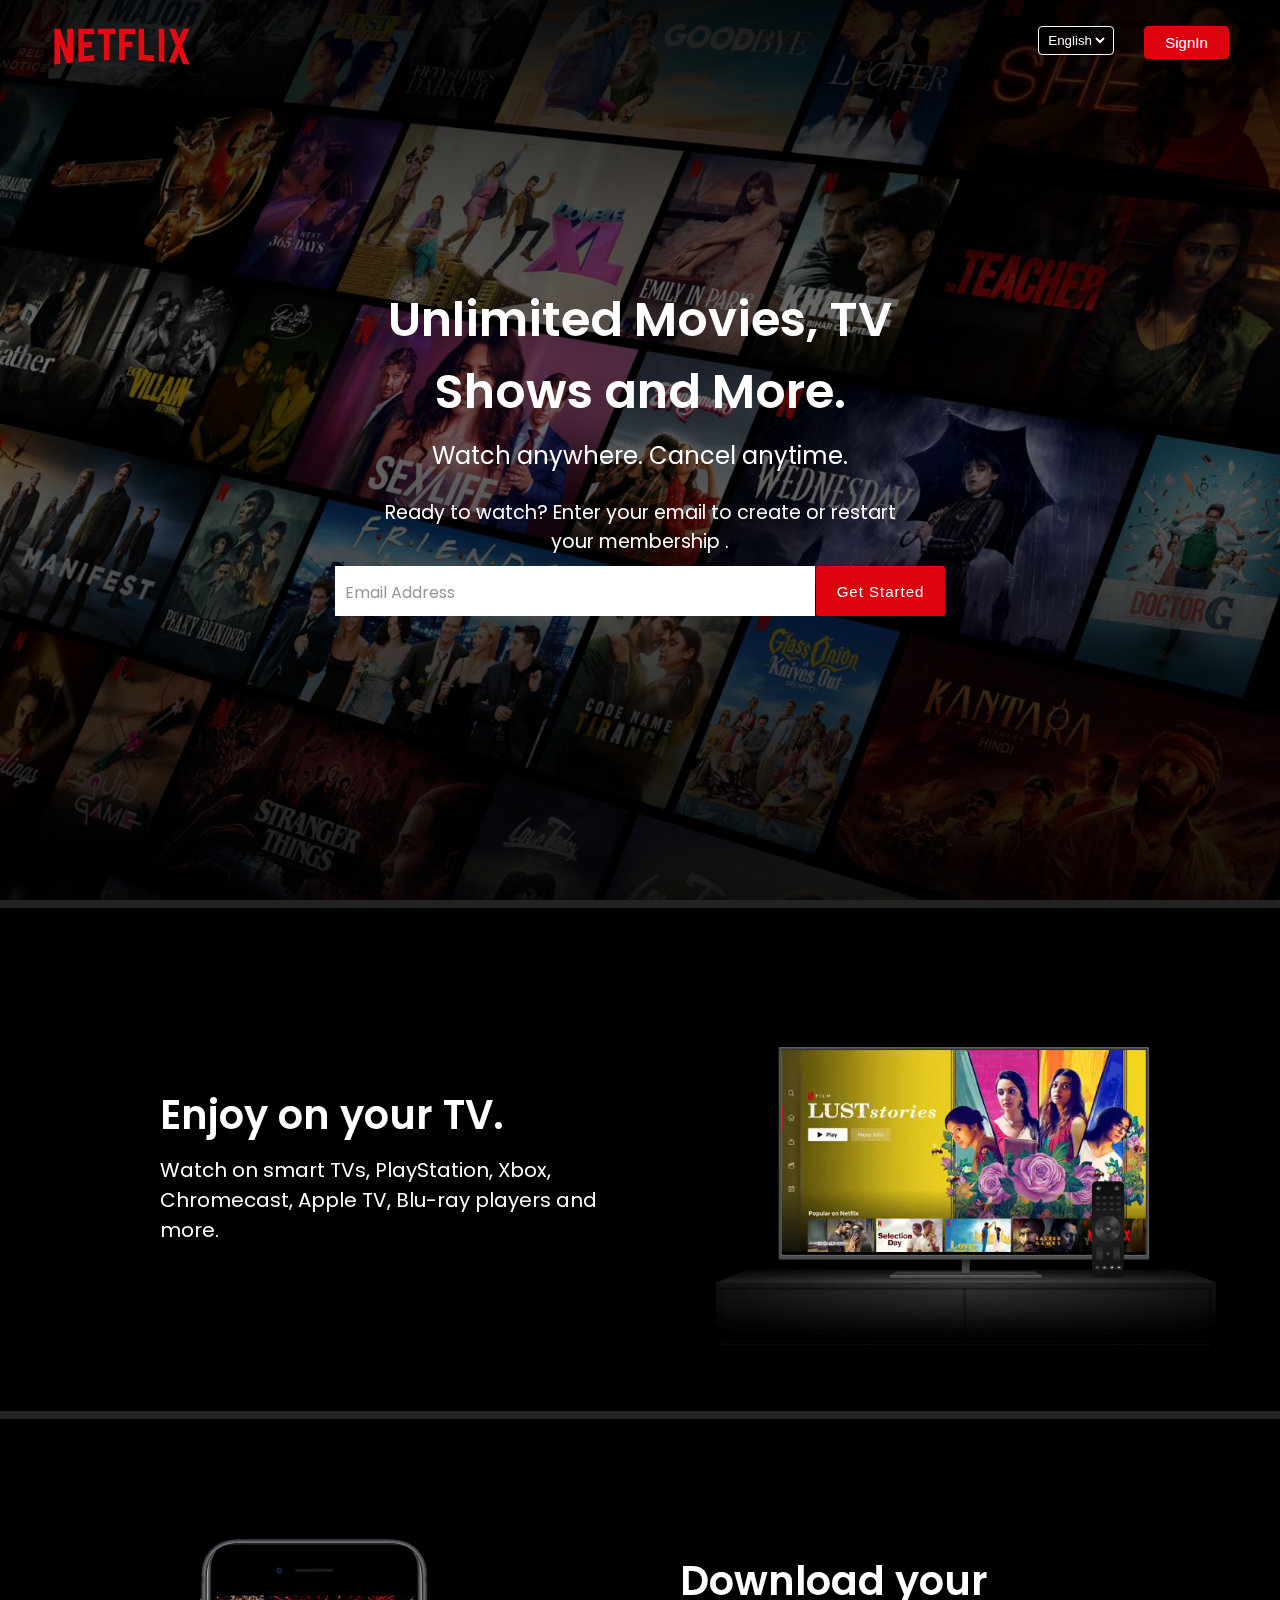
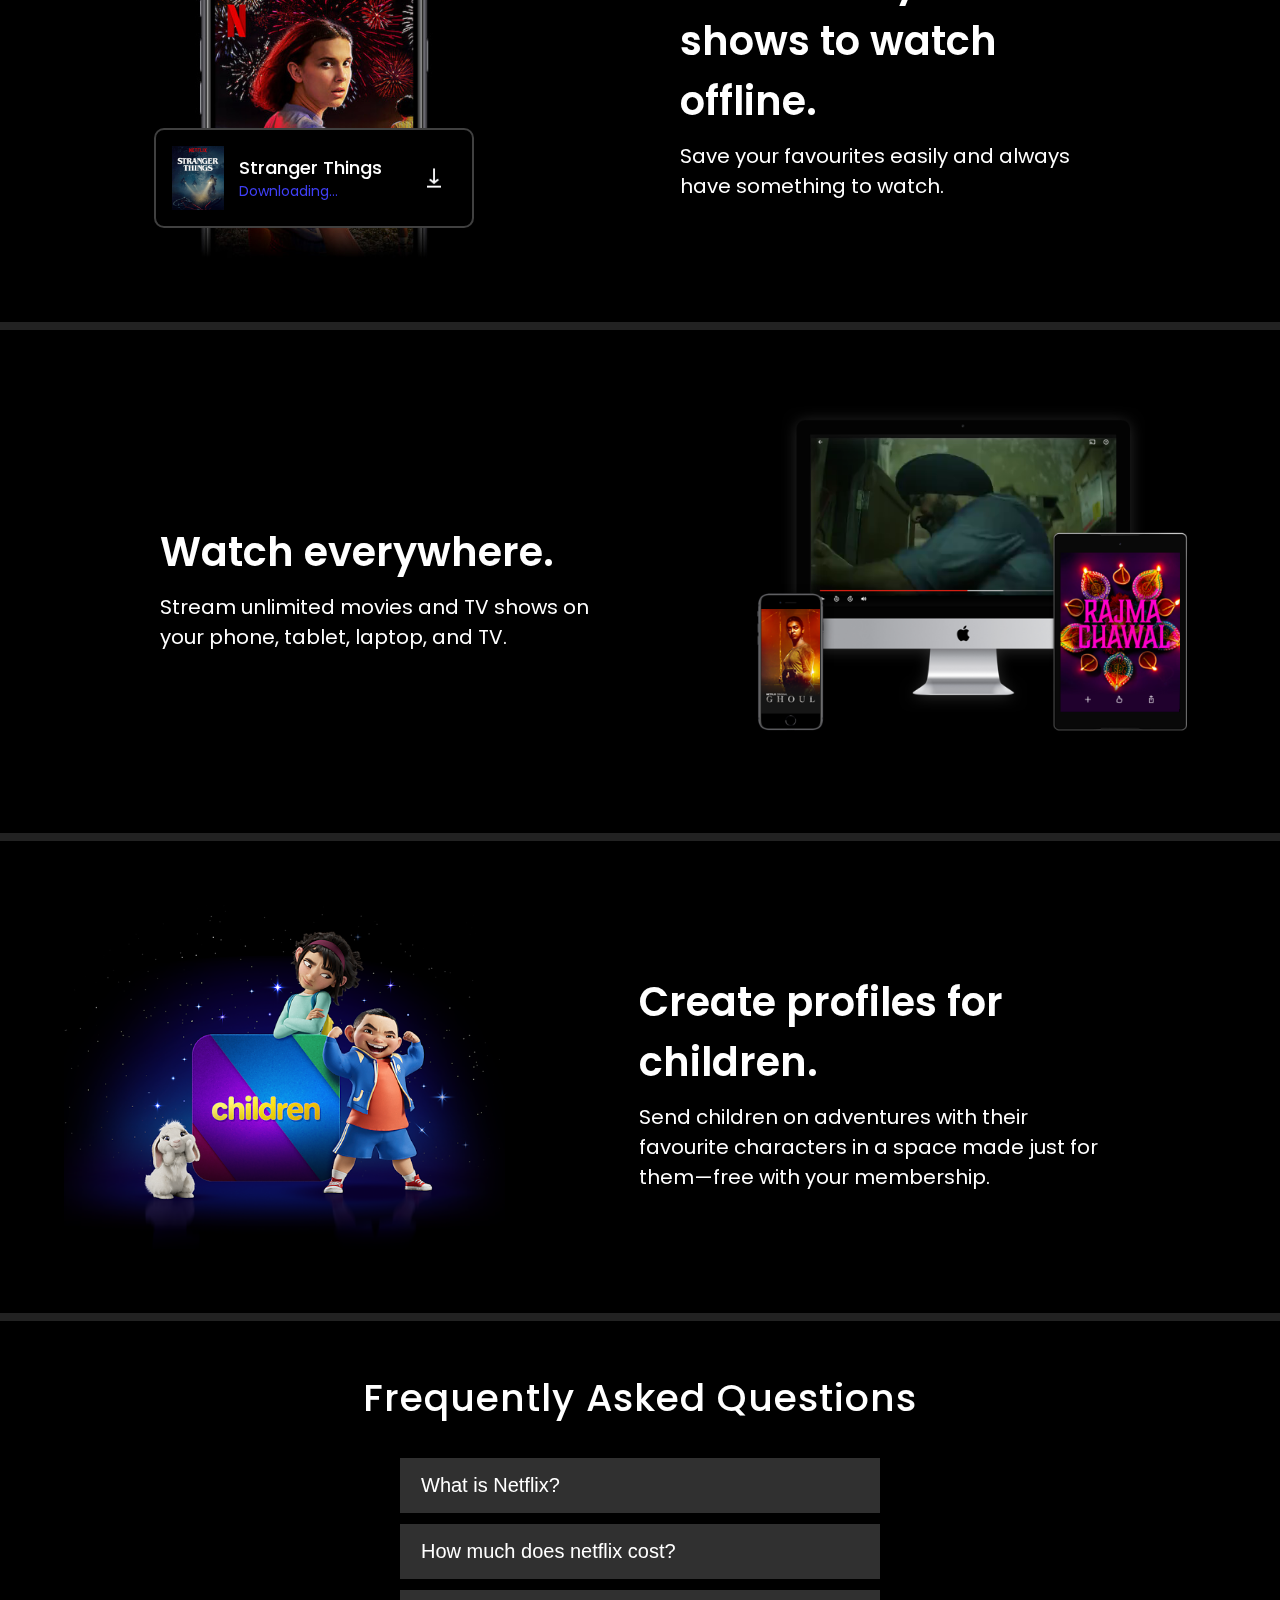
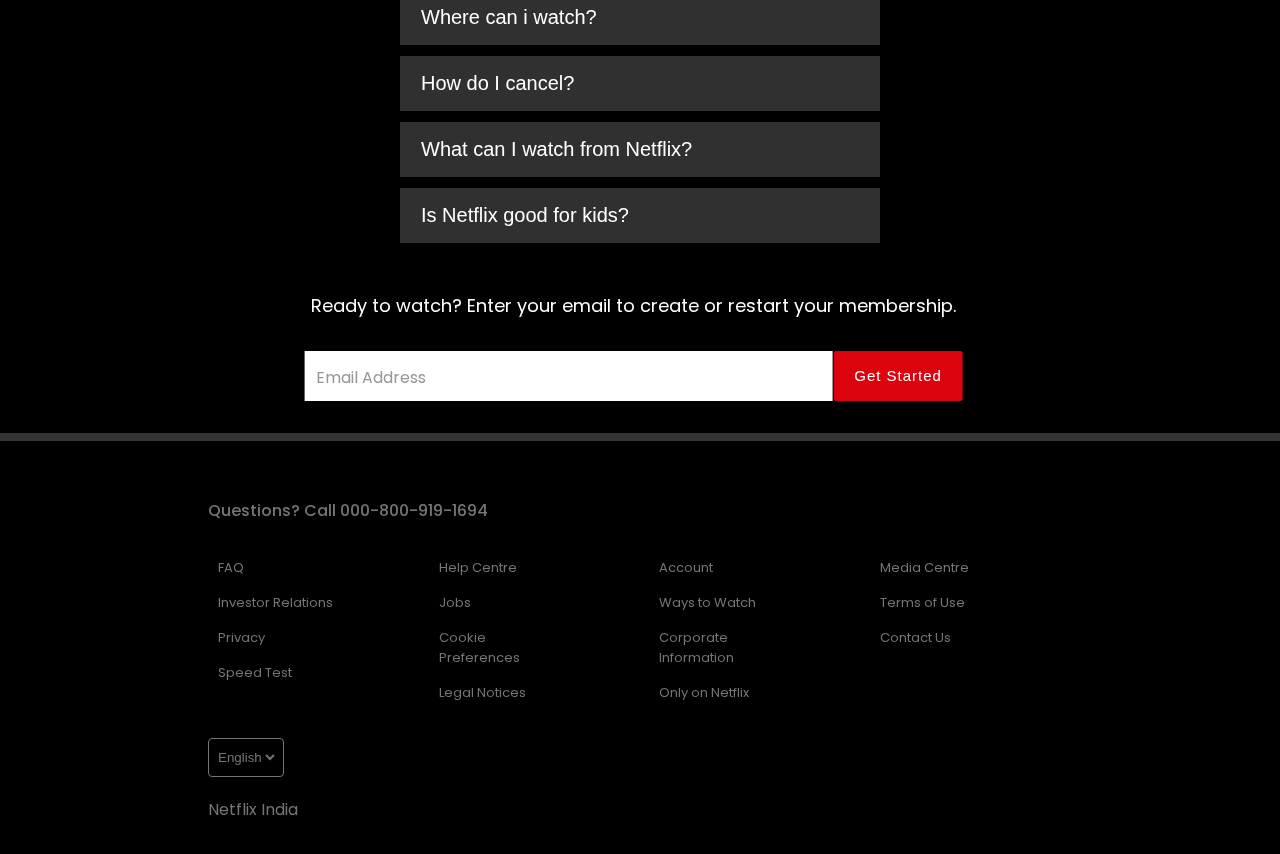
<file: NetFlix Clone By Ayush Sarfare/index.html>
<html>
  <head>
    <meta name="description" content="Netflix Landing Page Clone" />
    <meta name="viewport" content="width=device-width, initial-scale=1.0" />
    <meta name="google-site-verification" content="0gJfdWRVTYbKtD_OGfrq6IZ-yIbpLIs_vlwy5RMo_yM" />

   

    <link rel="stylesheet" href="src/styles.css" />
    <link
      rel="stylesheet"
      href="https://pro.fontawesome.com/releases/v5.10.0/css/all.css"
      integrity="sha384-AYmEC3Yw5cVb3ZcuHtOA93w35dYTsvhLPVnYs9eStHfGJvOvKxVfELGroGkvsg+p"
      crossorigin="anonymous"
    />
    <link rel="preconnect" href="https://fonts.googleapis.com" />
    <link rel="preconnect" href="https://fonts.gstatic.com" crossorigin />
    <link
      href="https://fonts.googleapis.com/css2?family=Poppins:ital,wght@0,100;0,200;0,300;0,400;0,500;0,600;0,700;0,800;0,900;1,100;1,200;1,300;1,400;1,500;1,600;1,700;1,800;1,900&display=swap"
      rel="stylesheet"
    />
    <title>Netflix India - Watch TV Shows Online, Watch Movies Online</title>
    <link
      rel="icon"
      href="http://pngimg.com/uploads/netflix/small/netflix_PNG15.png"
    />
  </head>
  <body>
   
    <header>
      <nav class="navbar">
        <div class="navbar-brand">
          <img
            src="resources/netflix-logo.png"
            alt="logo"
            class="Netflix-logo"
          />
        </div>

        <div class="navbar-nav-items">
          <div class="nav-item">
            <div class="dropdown-container">
              <i class="fas fa-globe"></i>
              <select
                name="languages"
                id="languagesSelect"
                class="language-dropdown"
              >
                <option value="english" selected>English</option>
                <option value="hindi">हिन्दी</option>
              </select>
            </div>
          </div>

          <a href="/login.html"><button type="button" class="signin-button">SignIn</button></a>

        </div>
      </nav>
    </header>

    
    <main>
      <section class="netflix-bg">
        <div class="netflix-bg-container">
          <img
            src="resources/netflix-bg.jpg"
            alt="netflix background image"
            class="netflix-bg-image"
          />
        </div>
        <div class="netflix-bg-overlay"></div>

        <div class="netflix-card">
          <h1 class="netflix-title">
            Unlimited Movies, TV<br />
            Shows and More.
          </h1>
          <p class="netflix-subtitle">Watch anywhere. Cancel anytime.</p>
          <p class="netflix-description">
            Ready to watch? Enter your email to create or restart your
            membership .
          </p>

       

          <div class="email-form-container">
            <div class="form-container">
              <input type="email" class="email-input" placeholder=" " />
              <label class="email-label">Email Address</label>
            </div>
            <a href="/home.html"><button class="primary-button">
              Get Started <i class="fal fa-chevron-right"></i>
            </button>
          </a>
          </div>
        </div>
      </section>

      

      <section class="features-container">
        
        <div class="feature">
          <div class="feature-details">
            <h3 class="feature-heading">Enjoy on your TV.</h3>
            <h5 class="feature-sub-heading">
              Watch on smart TVs, PlayStation, Xbox, Chromecast, Apple TV,
              Blu-ray players and more.
            </h5>
          </div>
          <div class="feature-image-container">
            <img
              src="resources/tv-1.png"
              alt="Feature image"
              class="feature-image"
            />
            <div class="feature-bg-video-container">
              <video autoplay="" loop="" muted="" class="feature-bg-video">
                <source src="resources/video-1.m4v" type="video/mp4" />
              </video>
            </div>
          </div>
        </div>

       
        <div class="feature">
          <div class="feature-details">
            <h3 class="feature-heading">
              Download your shows to watch offline.
            </h3>
            <h5 class="feature-sub-heading">
              Save your favourites easily and always have something to watch.
            </h5>
          </div>
          <div class="feature-image-container">
            <img
              src="resources/mobile.jpg"
              alt="Feature image"
              class="feature-image"
            />
            <div class="feature-2-poster-container">
              <div class="poster-container">
                <img src="resources/boxshot.png" alt="poster" class="poster" />
              </div>
              <div class="poster-details">
                <h4>Stranger Things</h4>
                <h6>Downloading...</h6>
              </div>
              <div class="download-gif-container">
                <img
                  src="resources/download-icon.gif"
                  alt="downloading gif"
                  class="gif"
                />
              </div>
            </div>
          </div>
        </div>

      
        <div class="feature">
          <div class="feature-details">
            <h3 class="feature-heading">Watch everywhere.</h3>
            <h5 class="feature-sub-heading">
              Stream unlimited movies and TV shows on your phone, tablet,
              laptop, and TV.
            </h5>
          </div>
          <div class="feature-image-container feature-3-image-container">
            <img
              src="resources/tv-2.png"
              alt="Feature image"
              class="feature-image feature-3-image"
            />
            <div
              class="feature-bg-video-container feature-3-bg-video-container"
            >
              <video
                autoplay=""
                loop=""
                muted=""
                class="feature-bg-video feature-3-bg-video"
              >
                <source src="resources/video-2.m4v" type="video/mp4" />
              </video>
            </div>
          </div>
        </div>

     
        <div class="feature">
          <div class="feature-details">
            <h3 class="feature-heading">Create profiles for children.</h3>
            <h5 class="feature-sub-heading">
              Send children on adventures with their favourite characters in a
              space made just for them—free with your membership.
            </h5>
          </div>
          <div class="feature-image-container">
            <img
              src="resources/children.png"
              alt="Feature image"
              class="feature-image"
            />
          </div>
        </div>
      </section>

      

      <section class="FAQ-list-container">
        <h1 class="FAQ-heading">Frequently Asked Questions</h1>
        <div class="FAQ-list">
          <div class="FAQ-question">
            <button class="FAQ-title">
              What is Netflix?<i class="fal fa-plus"></i>
            </button>
            <div class="FAQ-answer">
              <p>
                Netflix is a streaming service that offers a wide variety of
                award-winning TV shows, movies, anime, documentaries and more –
                on thousands of internet-connected devices.
              </p>
              <p>
                You can watch as much as you want, whenever you want, without a
                single ad – all for one low monthly price. There's always
                something new to discover, and new TV shows and movies are added
                every week!
              </p>
            </div>
          </div>
          <div class="FAQ-question">
            <button class="FAQ-title">
              How much does netflix cost?<i class="fal fa-plus"></i>
            </button>
            <div class="FAQ-answer">
              <p>
                Watch Netflix on your smartphone, tablet, Smart TV, laptop, or
                streaming device, all for one fixed monthly fee. Plans range
                from ₹ 199 to ₹ 799 a month. No extra costs, no contracts.
              </p>
            </div>
          </div>
          <div class="FAQ-question">
            <button class="FAQ-title">
              Where can i watch?<i class="fal fa-plus"></i>
            </button>
            <div class="FAQ-answer">
              <p>
                Watch anywhere, anytime, on an unlimited number of devices. Sign
                in with your Netflix account to watch instantly on the web at
                netflix.com from your personal computer or on any
                internet-connected device that offers the Netflix app, including
                smart TVs, smartphones, tablets, streaming media players and
                game consoles.
              </p>
              <p>
                You can also download your favourite shows with the iOS,
                Android, or Windows 10 app. Use downloads to watch while you're
                on the go and without an internet connection. Take Netflix with
                you anywhere.
              </p>
            </div>
          </div>
          <div class="FAQ-question">
            <button class="FAQ-title">
              How do I cancel?<i class="fal fa-plus"></i>
            </button>
            <div class="FAQ-answer">
              <p>
                Netflix is flexible. There are no annoying contracts and no
                commitments. You can easily cancel your account online in two
                clicks. There are no cancellation fees – start or stop your
                account anytime.
              </p>
            </div>
          </div>
          <div class="FAQ-question">
            <button class="FAQ-title">
              What can I watch from Netflix?<i class="fal fa-plus"></i>
            </button>
            <div class="FAQ-answer">
              <p>
                Netflix has an extensive library of feature films,
                documentaries, TV shows, anime, award-winning Netflix originals,
                and more. Watch as much as you want, anytime you want.
              </p>
            </div>
          </div>
          <div class="FAQ-question">
            <button class="FAQ-title">
              Is Netflix good for kids?<i class="fal fa-plus"></i>
            </button>
            <div class="FAQ-answer">
              <p>
                The Netflix Kids experience is included in your membership to
                give parents control while kids enjoy family-friendly TV shows
                and films in their own space.
              </p>
              <p>
                Kids profiles come with PIN-protected parental controls that let
                you restrict the maturity rating of content kids can watch and
                block specific titles you don’t want kids to see.
              </p>
            </div>
          </div>
        </div>
        <div class="FAQ-email">
          <h3>
            Ready to watch? Enter your email to create or restart your
            membership.
          </h3>
          <div class="email-form-container">
            <div class="form-container">
              <input type="email" class="email-input" placeholder=" " />
              <label class="email-label">Email Address</label>
            </div>
            <button class="primary-button">
              Get Started <i class="fal fa-chevron-right"></i>
            </button>
          </div>
        </div>
      </section>
    </main>

   

    <footer>
      <div class="footer-row-1">
        <h4>Questions? Call 000-800-919-1694</h4>
      </div>
      <div class="footer-row-2">
        <div class="column-1">
          <p>FAQ</p>
          <p>Investor Relations</p>
          <p>Privacy</p>
          <p>Speed Test</p>
        </div>
        <div class="column-2">
          <p>Help Centre</p>
          <p>Jobs</p>
          <p>Cookie Preferences</p>
          <p>Legal Notices</p>
        </div>
        <div class="column-3">
          <p>Account</p>
          <p>Ways to Watch</p>
          <p>Corporate Information</p>
          <p>Only on Netflix</p>
        </div>
        <div class="column-4">
          <p>Media Centre</p>
          <p>Terms of Use</p>
          <p>Contact Us</p>
        </div>
      </div>
      <div class="footer-row-3">
        <div class="dropdown-container">
          <i class="fas fa-globe"></i>
          <select
            name="languages"
            id="languagesSelect"
            class="language-dropdown"
          >
            <option value="english" selected>English</option>
            <option value="hindi">हिन्दी</option>
          </select>
        </div>
      </div>
      <div class="footer-row-4">
        <p>Netflix India</p>
      </div>
    </footer>

    <script src="src/index.js"></script>
  </body>
</html>
</file>
<file: NetFlix Clone By Ayush Sarfare/src/styles.css>
* {
  margin: 0;
  padding: 0;
  box-sizing: border-box;
}

body {
  background-color: black;
  color: white;
  font-family: "Poppins", sans-serif;
}

.navbar {
  position: absolute;
  top: 0;
  width: 100%;
  display: flex;
  justify-content: space-between;
  padding: 3% 5%;
  z-index: 10;
}

.navbar-brand {
  width: 100px;
  height: 100%;
}

.Netflix-logo {
  width: 100%;
  height: 100%;
}

.language-dropdown {
  background: transparent;
  border: none;
  color: white;
}

.language-dropdown:focus {
  outline: none;
}

.dropdown-container {
  border: 1px solid white;
  padding: 0.4rem;
  border-radius: 4px;
  background: rgba(0, 0, 0, 0.4);
}

.signin-button {
  background-color: #dc030f;
  border: 1px solid #dc030f;
  color: white;
  padding: 0.25rem 0.5rem;
  border-radius: 4px;
}

.navbar-nav-items {
  display: flex;
  gap: 10px;
}

.netflix-bg-container {
  width: 100%;
  height: 80vh;
}

.netflix-bg-image {
  width: 100%;
  height: 100%;
  object-fit: cover;
}

.netflix-bg-overlay {
  position: absolute;
  inset: 0;
  width: 100%;
  height: 80vh;
  background: rgba(0, 0, 0, 0.4);
  background-image: linear-gradient(
    to top,
    rgba(0, 0, 0, 0.8) 0,
    rgba(0, 0, 0, 0) 60%,
    rgba(0, 0, 0, 0.8) 100%
  );
}

.netflix-card {
  position: absolute;
  top: 20%;
  text-align: center;
  display: flex;
  flex-direction: column;
  gap: 10px;
}

.netflix-title {
  color: #fff;
  font-weight: 600;
  font-size: 2rem;
}

.netflix-subtitle,
.netflix-description {
  color: #fff;
  font-weight: 400;
  font-size: 1rem;
}

.netflix-description {
  margin: 0 50px;
}

.email-input {
  border: none;
  background: transparent;
  width: 100%;
  height: 100%;
  padding-left: 7px;
}
.email-label {
  color: black;
  position: absolute;
  top: 28%;
  left: 2%;
  color: rgb(153, 149, 149);
  transition: 0.5s;
}

.email-form-container {
  display: flex;
  flex-direction: column;
  justify-content: center;
  align-items: center;
  gap: 15px;
}

.form-container {
  background-color: white;
  width: 90%;
  height: 50px;
  position: relative;
}

.email-input:focus + .email-label {
  top: 0.2rem;
  font-size: 10px;
}

.email-input:not(:placeholder-shown).email-input:not(:focus) + .email-label {
  top: 0.2rem;
  font-size: 10px;
}

.email-input:focus-visible {
  outline: none;
}

.primary-button {
  background-color: #dc030f;
  border: 1px solid #dc030f;
  color: white;
  padding: 0.8rem 1.2rem;
  border-radius: 2px;
  font-size: 15px;
  letter-spacing: 1px;
}

.feature {
  border-top: 8px solid #222;
  padding: 2rem 1rem;
}

.feature-details {
  text-align: center;
}

.feature-heading {
  font-size: 25px;
  font-weight: 600;
  margin: 10px 0;
}

.feature-sub-heading {
  font-size: 15px;
  font-weight: 400;
}

.feature-image-container {
  width: 100%;
  position: relative;
}
.feature-image {
  width: 100%;
}

.feature-bg-video-container {
  position: absolute;
  width: 100%;
  top: 20%;
  left: 13%;
  height: 100%;
  max-width: 73%;
  max-height: 54%;
  z-index: -2;
}

.feature-bg-video {
  width: 100%;
}

.feature-2-poster-container {
  position: absolute;
  bottom: 8%;
  left: 50%;
  transform: translateX(-50%);
  width: 100%;
  max-width: 16em;
  display: flex;
  align-items: center;
  background-color: black;
  border: 2px solid rgba(255, 255, 255, 0.25);
  border-radius: 10px;
  height: 60px;
  padding: 0.25rem 0.6rem;
  gap: 15px;
}

.poster-container {
  width: 20%;
}

.poster {
  width: 100%;
  height: 100%;
}
.poster-details {
  width: 60%;
}
.poster-details > h4 {
  font-size: 13px;
  font-weight: 500;
}
.poster-details > h6 {
  font-size: 12px;
  font-weight: 400;
  color: rgb(63, 63, 246);
}

.download-gif-container {
  width: 20%;
  height: 100%;
}
.gif {
  width: 100%;
  height: 100%;
}

.feature-3-bg-video-container {
  max-width: 63%;
  max-height: 47%;
  z-index: -2;
  top: 9%;
  left: 19%;
}

.FAQ-question {
  width: 100%;
}
.FAQ-title {
  width: 100%;
  display: flex;
  justify-content: space-between;
  padding: 15px 20px;
  font-size: 18px;
  background-color: #303030;
  border: 1px solid #303030;
  color: white;
}

.FAQ-answer {
  background-color: #303030;
  border-top: 1px solid black;
  max-height: 0;
  overflow: hidden;
  transition: max-height 0.5s ease-in-out;
}

.FAQ-answer > p {
  margin: 1rem;
}
.FAQ-list-container {
  border-top: 8px solid #222;
  padding: 2rem 0;
}
.FAQ-heading {
  font-size: 20px;
  text-align: center;
  font-weight: 600;
  margin: 1rem 3rem;
}

.FAQ-list {
  display: flex;
  flex-direction: column;
  justify-content: center;
  align-items: center;
  gap: 10px;
}

.FAQ-email {
  text-align: center;
}

.FAQ-email > h3 {
  font-size: 18px;
  font-weight: 400;
  margin: 2rem 0;
}

footer {
  border-top: 8px solid #333;
  padding: 2rem 1rem;
  color: #757575;
  display: flex;
  flex-direction: column;
  gap: 20px;
}

.footer-row-2 {
  display: flex;
  font-size: 13px;
  flex-wrap: wrap;
  justify-content: space-between;
  gap: 50px;
}

.footer-row-1 > h4 {
  font-size: 16px;
  font-weight: 500;
  padding-top: 25px;
}

.footer-row-3 > .dropdown-container {
  width: fit-content;
  border: 1px solid #757575;
  color: #757575;
}

.footer-row-3 > .dropdown-container > .language-dropdown {
  color: #757575;
}


@media (min-width: 768px) {
  .netflix-bg-container {
    height: 100vh;
  }

  .netflix-bg-overlay {
    height: 100vh;
  }

  .netflix-card {
    top: 40%;
    left: 30%;
    transform: translate(-20%, -20%);
  }
  .netflix-title {
    font-size: 3rem;
  }

  .netflix-subtitle {
    font-size: 1.5rem;
  }

  .netflix-description {
    padding-top: 15px;
    font-size: 1.2rem;
  }

  .feature {
    padding: 4rem;
  }

  .feature-heading {
    font-size: 35px;
  }

  .feature-sub-heading {
    font-size: 20px;
  }
  .feature-2-poster-container {
    max-width: 26em;
    height: 85px;
  }
  .poster-container {
    width: 15%;
  }
  .download-gif-container {
    width: 3rem;
    height: 3rem;
  }

  .poster-details > h4 {
    font-size: 18px;
  }
  .poster-details > h6 {
    font-size: 14px;
  }
  .FAQ-title {
    font-size: 20px;
  }
  .FAQ-heading {
    font-size: 38px;
    font-weight: 500;
    letter-spacing: 1px;
  }
  .FAQ-list {
    padding: 1rem 5rem;
  }
  .FAQ-email {
    width: 75%;
    display: flex;
    flex-direction: column;
    justify-content: center;
    transform: translateX(15%);
  }
}

@media (min-width: 1024px) {
  .navbar {
    padding: 2% 4%;
  }

  .navbar-brand {
    width: 150px;
  }

  .Netflix-logo {
    width: 95%;
    height: 95%;
  }

  .signin-button {
    padding: 7px 20px;
    font-size: 15px;
  }
  .dropdown-container {
    padding: 5px 5px;
  }

  .navbar-nav-items {
    gap: 30px;
  }

  .netflix-card {
    top: 50%;
    left: 50%;
    transform: translate(-50%, -50%);
  }

  .form-container {
    width: 75%;
  }

  .email-form-container {
    flex-direction: row;
    align-items: center;
    gap: 1px;
  }
  .primary-button {
    height: 50px;
  }

  .feature {
    display: flex;
    align-items: center;
    justify-content: space-between;
    gap: 20px;
  }

  .feature-details {
    text-align: left;
    padding: 0 6rem;
  }

  .feature-heading {
    font-size: 40px;
  }

  .feature-sub-heading {
    font-size: 20px;
  }

  .feature-image-container {
    max-width: 500px;
  }

  .feature:nth-child(even) {
    flex-direction: row-reverse;
  }

  .feature-2-poster-container {
    max-width: 20em;
    height: 100px;
    padding: 1rem;
  }
  .poster-container {
    width: 20%;
  }
  .FAQ-list {
    padding: 1rem 25rem;
  }
  .FAQ-email {
    transform: translateX(16%);
  }

  .FAQ-email > .email-form-container > .form-container {
    width: 55%;
  }

  footer {
    padding: 2rem 13rem;
    justify-content: flex-start;
    text-align: left;
    align-items: flex-start;
  }

  .footer-row-2 {
    padding-top: 15px;
    padding-left: 10px;
    padding-right: 50px;
    justify-content: space-between;
    align-items: flex-start;
    flex-wrap: nowrap;
    gap: 100px;
  }

  .footer-row-1,
  .footer-row-3,
  .footer-row-4 {
    align-self: flex-start;
  }

  .column-1,
  .column-2,
  .column-3,
  .column-4 {
    width: 100%;
  }
  .column-1 > p,
  .column-2 > p,
  .column-3 > p,
  .column-4 > p {
    padding-bottom: 15px;
  }

  div.footer-row-3 > .dropdown-container {
    padding: 10px 5px;
  }
}



@media only screen and (min-device-width: 320px) and (max-device-width: 480px) {
  .navbar {
    top: 15px;
  }

  .Netflix-logo {
    padding-right: 10px;
  }

  .dropdown-container {
    padding: 0.1rem;
    padding-left: 0.4rem;
    padding-right: 0.4rem;
  }

  .signin-button {
    padding: 0.35rem 0.5rem;
  }

  .navbar-nav-items {
    gap: 12px;
  }

  .netflix-bg-container {
    height: 95vh;
  }

  .netflix-bg-overlay {
    height: 95vh;
  }

  .netflix-title {
    font-size: 1.625rem;
  }

  .footer-row-1 > h4 {
    font-size: 1em;
    font-weight: 500;
    padding-top: 20px;
    padding-bottom: 15px;
    padding-left: 20px;
  }

  .footer-row-2 {
    padding-left: 20px;
    padding-right: 30px;
    padding-bottom: 15px;
    text-align: left;
    justify-content: space-between;
    align-items: flex-start;
    gap: 20px;
  }

  .footer-row-3 {
    padding-bottom: 10px;
    padding-left: 20px;
  }
  .footer-row-4 {
    padding-left: 20px;
    font-size: 0.8rem;
  }

  .FAQ-email {
    padding-bottom: 20px;
  }

  .FAQ-email > h3 {
    padding-left: 25px;
    padding-right: 25px;
    font-size: 18px;
  }
}

@media (min-device-width: 360px) and (max-device-width: 640px) {
  .netflix-bg-container {
    height: 80vh;
  }

  .netflix-bg-overlay {
    height: 80vh;
  }

  .footer-row-2 {
    padding-left: 20px;
    padding-right: 20px;
  }

  .column-1,
  .column-2,
  .column-3,
  .column-4 {
    width: 45%;
  }

  .column-1 > p,
  .column-2 > p,
  .column-3 > p,
  .column-4 > p {
    padding-bottom: 10px;
  }
}

@media (min-device-width: 540px) and (max-device-width: 720px) {
  .navbar {
    top: 15px;
  }

  .dropdown-container {
    padding: 0.1rem;
    padding-left: 0.4rem;
    padding-right: 0.4rem;
  }

  .signin-button {
    padding: 0.35rem 0.5rem;
  }

  .navbar-nav-items {
    gap: 12px;
  }

  .footer-row-2 {
    padding-left: 30px;
    gap: 0;
  }

  .column-1,
  .column-2,
  .column-3,
  .column-4 {
    width: 40%;
  }

  .footer-row-1 > h4,
  .footer-row-3,
  .footer-row-4 {
    padding-left: 30px;
  }
}


@media only screen and (min-device-width: 768px) and (max-device-width: 1024px) {
  .netflix-bg-container {
    height: 80vh;
  }

  .netflix-bg-overlay {
    height: 80vh;
  }

  .footer-row-1 > h4 {
    padding-left: 30px;
  }
  .footer-row-2 {
    padding-top: 20px;
    padding-left: 30px;
    padding-right: 30px;
    gap: 0;
  }

  .column-1,
  .column-2,
  .column-3,
  .column-4 {
    width: 25%;
  }

  .column-1 > p,
  .column-2 > p,
  .column-3 > p,
  .column-4 > p {
    padding-bottom: 20px;
  }

  .footer-row-3,
  .footer-row-4 {
    padding-left: 30px;
  }
}


@media only screen and (orientation: portrait) and (-webkit-min-device-pixel-ratio: 1) and (min-device-width: 768px) and (max-device-width: 1007px) {
  .navbar {
    top: 15px;
  }

  .Netflix-logo {
    height: 2.1rem;
    width: 6.75rem;
    padding-right: 10px;
  }

  .dropdown-container {
    font-size: 15px;
    padding-left: 0.5rem;
    padding-right: 0.5rem;
  }

  .signin-button {
    font-size: 15px;
    padding: 0.55rem 0.9rem;
  }

  .navbar-nav-items {
    gap: 25px;
  }

  .footer-row-2 {
    padding-top: 20px;
    padding-left: 30px;
    padding-right: 40px;
    gap: 10px;
  }

  .column-1,
  .column-2,
  .column-3,
  .column-4 {
    width: 15%;
  }
  .column-1 > p,
  .column-2 > p,
  .column-3 > p,
  .column-4 > p {
    padding-bottom: 10px;
  }
}
</file>
